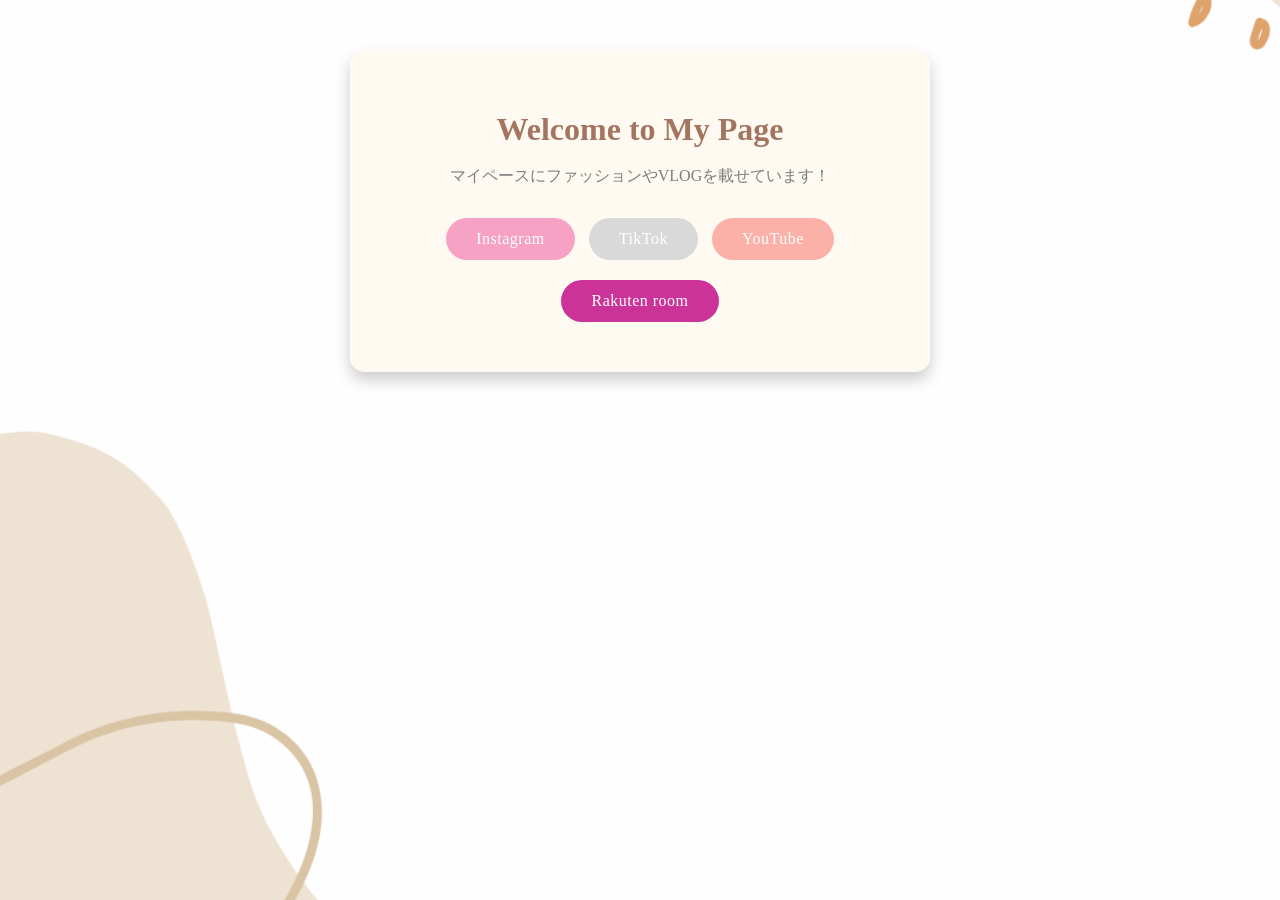
<file: index.html>
<!DOCTYPE html>
<html lang="ja">
<head>
    <meta charset="UTF-8">
    <meta name="viewport" content="width=device-width, initial-scale=1.0">
    <title>mauのSNS</title>
    <link rel="stylesheet" href="style.css">
</head>
<body>
    <div class="container">
        <h1>Welcome to My Page</h1>
        <p class="intro">マイペースにファッションやVLOGを載せています！</p>
        <div class="social-links">
            <a href="https://www.instagram.com/___._mayu?igsh=MWFsOGVtOGl5ZG9ocg%3D%3D&utm_source=qr" class="instagram">Instagram</a>
            <a href="https://www.tiktok.com/@mauchan___?_t=8qvJU6peLpg&_r=1" class="tiktok">TikTok</a>
            <a href="https://youtube.com/@mau_pau?si=HJjVAvRP5amspWRr" class="youtube">YouTube</a>
            <a href="https://room.rakuten.co.jp/room_a25c766510/items" class="rakuten">Rakuten room</a>
        </div>
    </div>
</body>
</html>
</file>
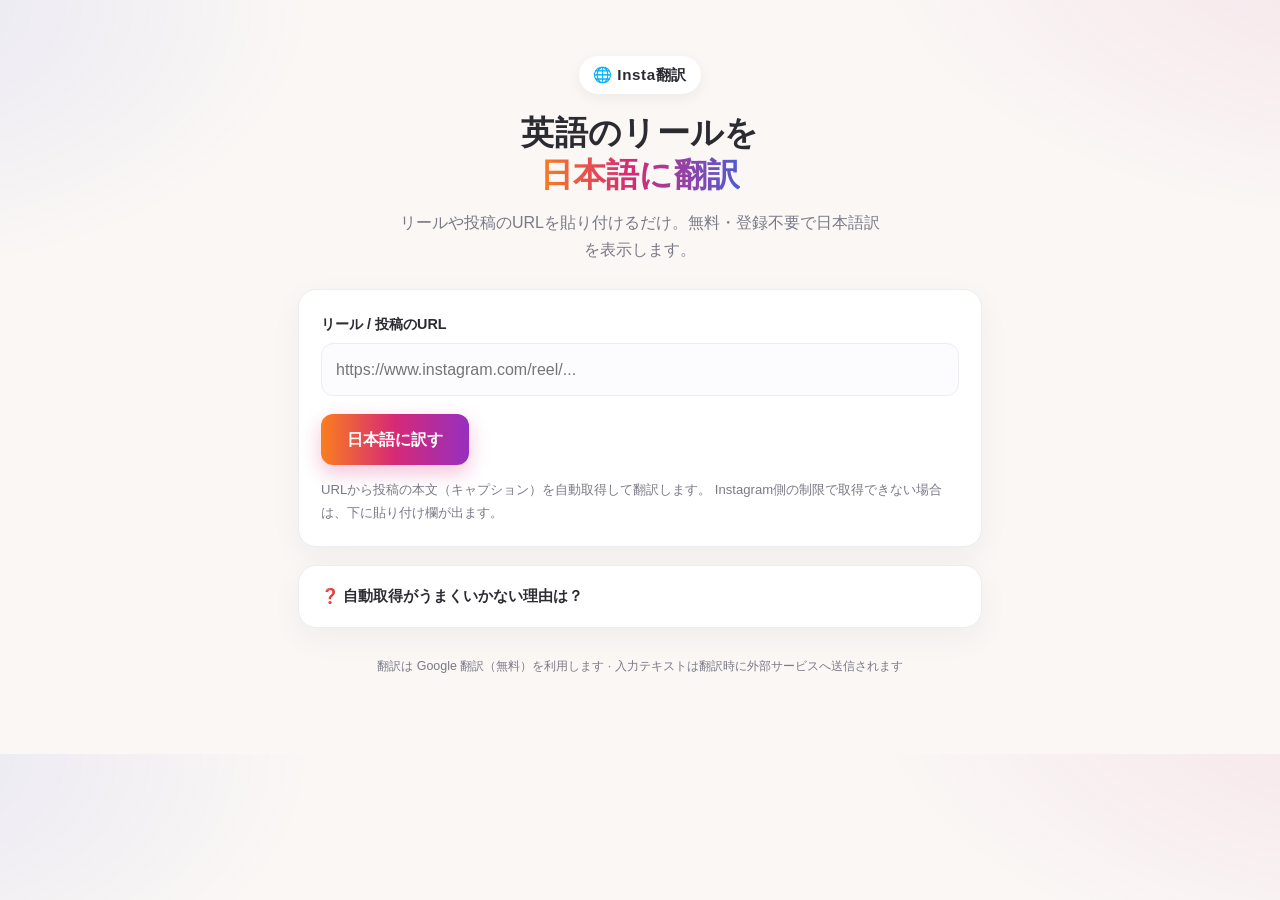
<file: insta-summary/index.html>
<!DOCTYPE html>
<html lang="ja">
<head>
  <meta charset="UTF-8" />
  <meta name="viewport" content="width=device-width, initial-scale=1.0" />
  <title>Insta翻訳 | リールのURLを日本語に</title>
  <meta name="description" content="英語のInstagramリール/投稿のURLを貼ると、日本語訳を表示するツール。無料・登録不要。" />
  <link rel="stylesheet" href="style.css" />
</head>
<body>
  <main class="wrap">
    <header class="hero">
      <div class="logo">🌐 Insta翻訳</div>
      <h1>英語のリールを<br /><span class="grad">日本語に翻訳</span></h1>
      <p class="lead">リールや投稿のURLを貼り付けるだけ。無料・登録不要で日本語訳を表示します。</p>
    </header>

    <!-- URL入力 -->
    <section class="card">
      <label class="field-label" for="url">リール / 投稿のURL</label>
      <input type="url" id="url" placeholder="https://www.instagram.com/reel/..." />
      <div class="controls">
        <button type="button" id="translateUrl" class="btn-primary">日本語に訳す</button>
      </div>
      <p class="note">
        URLから投稿の本文（キャプション）を自動取得して翻訳します。
        Instagram側の制限で取得できない場合は、下に貼り付け欄が出ます。
      </p>
    </section>

    <!-- 結果 -->
    <section id="result" class="card result hidden">
      <div id="resultBody"></div>
    </section>

    <!-- 手動フォールバック -->
    <section id="manual" class="card hidden">
      <label class="field-label" for="caption">投稿文を貼り付けて訳す</label>
      <textarea id="caption" rows="7" placeholder="リールのキャプション（英語）をここに貼り付けてください..."></textarea>
      <div class="count" id="count">0 文字</div>
      <div class="controls">
        <button type="button" id="translateText" class="btn-primary">この文を訳す</button>
        <button type="button" id="googleBtn" class="btn-ghost">Google翻訳で開く</button>
        <button type="button" id="deeplBtn" class="btn-ghost">DeepLで開く</button>
      </div>
    </section>

    <details class="card faq">
      <summary>自動取得がうまくいかない理由は？</summary>
      <div class="faq-body">
        <p>
          Instagram はログインを必須にしており、外部からの自動アクセスを制限しています。
          そのため、URLからの本文取得は<strong>成功しないこともあります</strong>（特にリールや非公開アカウント）。
          その場合は、投稿のキャプションをコピーして貼り付け欄に貼ると、確実に翻訳できます。
        </p>
      </div>
    </details>

    <footer class="foot">
      <p>翻訳は Google 翻訳（無料）を利用します · 入力テキストは翻訳時に外部サービスへ送信されます</p>
    </footer>
  </main>

  <script src="app.js"></script>
</body>
</html>
</file>
<file: style.css>
body {
  font-family: "Georgia", serif;
  background-color: #fff;
  color: #555;
  text-align: center;
  padding: 50px;
  margin: 0;
  background-image: url("back.png"); /* アップロードした画像を参照 */
  background-size: cover; /* 画像が画面全体を覆うようにする */
  background-position: center; /* 画像の中央を基準に配置 */
  background-repeat: no-repeat; /* 画像が繰り返されないようにする */
}
.container {
  background-color: rgba(255, 250, 240, 0.9); /* 背景が透けて見えるように */
  border-radius: 15px;
  padding: 40px;
  box-shadow: 0 8px 16px rgba(0, 0, 0, 0.2);
  max-width: 500px;
  margin: auto;
}
h1 {
  color: #a37560;
  font-size: 2em;
  margin-bottom: 10px;
}
.intro {
  color: #7e7e7e;
  font-size: 1em;
  margin-bottom: 20px;
  line-height: 1.5;
}
.social-links a {
  display: inline-block;
  margin: 10px 5px;
  text-decoration: none;
  color: #fff;
  padding: 12px 30px;
  border-radius: 30px;
  transition: background-color 0.3s ease;
  font-size: 1em;
  letter-spacing: 0.5px;
}
.rakuten {
  background-color: #cc3399;
}
.instagram {
  background-color: #f7a1c4;
}
.tiktok {
  background-color: #d9d9d9;
}
.youtube {
  background-color: #fbb1a8;
}
.social-links a:hover {
  opacity: 0.85;
}
</file>
<file: insta-summary/style.css>
:root {
  --ig1: #feda75;
  --ig2: #fa7e1e;
  --ig3: #d62976;
  --ig4: #962fbf;
  --ig5: #4f5bd5;
  --ink: #2b2b32;
  --muted: #7a7a86;
  --line: #ececf1;
  --bg: #faf7f5;
  --card: #ffffff;
}

* { box-sizing: border-box; }

body {
  margin: 0;
  font-family: -apple-system, "Hiragino Kaku Gothic ProN", "Noto Sans JP", "Segoe UI", sans-serif;
  color: var(--ink);
  background:
    radial-gradient(900px 500px at 110% -10%, rgba(214, 41, 118, 0.10), transparent 60%),
    radial-gradient(800px 500px at -10% 0%, rgba(79, 91, 213, 0.10), transparent 55%),
    var(--bg);
  line-height: 1.7;
}

.wrap {
  max-width: 720px;
  margin: 0 auto;
  padding: 32px 18px 64px;
}

/* Hero */
.hero { text-align: center; padding: 24px 0 8px; }
.logo {
  display: inline-block;
  font-weight: 700;
  font-size: 0.95rem;
  letter-spacing: 0.04em;
  padding: 6px 14px;
  border-radius: 999px;
  background: #fff;
  box-shadow: 0 4px 14px rgba(0, 0, 0, 0.06);
  margin-bottom: 18px;
}
.hero h1 {
  font-size: 2.05rem;
  line-height: 1.3;
  margin: 0 0 12px;
  letter-spacing: 0.01em;
}
.grad {
  background: linear-gradient(90deg, var(--ig2), var(--ig3) 45%, var(--ig5));
  -webkit-background-clip: text;
  background-clip: text;
  color: transparent;
}
.lead { color: var(--muted); margin: 0 auto; max-width: 30em; }

/* Cards */
.card {
  background: var(--card);
  border: 1px solid var(--line);
  border-radius: 18px;
  padding: 22px;
  margin-top: 18px;
  box-shadow: 0 10px 30px rgba(40, 30, 60, 0.05);
}

.field-label {
  display: block;
  font-weight: 600;
  font-size: 0.9rem;
  margin: 14px 0 6px;
}
.field-label:first-child { margin-top: 0; }

textarea, input[type="url"], input[type="password"], select {
  width: 100%;
  border: 1px solid var(--line);
  border-radius: 12px;
  padding: 12px 14px;
  font: inherit;
  color: var(--ink);
  background: #fcfbfd;
  transition: border-color 0.15s, box-shadow 0.15s;
}
textarea { resize: vertical; }
textarea:focus, input:focus, select:focus {
  outline: none;
  border-color: var(--ig3);
  box-shadow: 0 0 0 3px rgba(214, 41, 118, 0.12);
}

.checkbox {
  display: flex;
  align-items: flex-start;
  gap: 9px;
  margin: 14px 0 0;
  font-size: 0.86rem;
  color: var(--muted);
  cursor: pointer;
}
.checkbox input { width: auto; margin-top: 3px; flex: none; }

.controls {
  display: flex;
  gap: 10px;
  margin-top: 18px;
}
.controls select { flex: 1; cursor: pointer; }

.btn-primary {
  border: none;
  border-radius: 12px;
  padding: 12px 26px;
  font: inherit;
  font-weight: 700;
  color: #fff;
  cursor: pointer;
  white-space: nowrap;
  background: linear-gradient(90deg, var(--ig2), var(--ig3) 50%, var(--ig4));
  box-shadow: 0 8px 20px rgba(214, 41, 118, 0.28);
  transition: transform 0.12s, box-shadow 0.12s, opacity 0.12s;
}
.btn-primary:hover { transform: translateY(-1px); }
.btn-primary:disabled { opacity: 0.6; cursor: progress; transform: none; }

.btn-ghost {
  border: 1px solid var(--line);
  background: #fff;
  border-radius: 12px;
  padding: 11px 18px;
  font: inherit;
  font-weight: 600;
  cursor: pointer;
  white-space: nowrap;
}
.btn-ghost:hover { border-color: var(--ig3); color: var(--ig3); }

/* Key card */
.key-card { padding: 0; }
.key-card details { padding: 0; }
.key-card summary {
  list-style: none;
  cursor: pointer;
  display: flex;
  justify-content: space-between;
  align-items: center;
  padding: 16px 22px;
  font-weight: 600;
  font-size: 0.92rem;
}
.key-card summary::-webkit-details-marker { display: none; }
.key-status {
  font-size: 0.76rem;
  font-weight: 700;
  padding: 3px 10px;
  border-radius: 999px;
  background: #fdecec;
  color: #c0392b;
}
.key-status.ok { background: #e7f7ec; color: #1e9e54; }
.key-body { padding: 0 22px 20px; border-top: 1px solid var(--line); }
.hint { font-size: 0.84rem; color: var(--muted); margin: 14px 0 12px; }
.hint a { color: var(--ig3); }
.key-row { display: flex; gap: 10px; }

/* Result */
.result { animation: pop 0.25s ease; }
@keyframes pop { from { opacity: 0; transform: translateY(8px); } to { opacity: 1; transform: none; } }

#resultBody h3 {
  font-size: 1.05rem;
  margin: 22px 0 8px;
  padding-bottom: 6px;
  border-bottom: 2px solid;
  border-image: linear-gradient(90deg, var(--ig2), var(--ig4)) 1;
  display: inline-block;
}
#resultBody h3:first-child { margin-top: 0; }
#resultBody ul { margin: 0; padding-left: 1.3em; }
#resultBody li { margin: 4px 0; }
#resultBody p { margin: 8px 0; }
#resultBody p.orig { color: var(--muted); font-size: 0.9rem; }

.loading {
  display: flex;
  align-items: center;
  gap: 12px;
  color: var(--muted);
  font-weight: 600;
}
.spinner {
  width: 20px; height: 20px;
  border: 3px solid var(--line);
  border-top-color: var(--ig3);
  border-radius: 50%;
  animation: spin 0.8s linear infinite;
}
@keyframes spin { to { transform: rotate(360deg); } }

.error {
  color: #c0392b;
  background: #fdecec;
  border-radius: 12px;
  padding: 14px 16px;
  font-size: 0.9rem;
}
.error code { background: rgba(0,0,0,0.05); padding: 1px 5px; border-radius: 4px; }

.hidden { display: none; }

/* 文字数カウント */
.count {
  text-align: right;
  font-size: 0.8rem;
  color: var(--muted);
  margin-top: 6px;
}

/* 補足テキスト */
.note {
  font-size: 0.82rem;
  color: var(--muted);
  margin: 14px 0 0;
}

/* FAQ */
.faq { padding: 0; }
.faq summary {
  list-style: none;
  cursor: pointer;
  padding: 18px 22px;
  font-weight: 600;
  font-size: 0.92rem;
}
.faq summary::-webkit-details-marker { display: none; }
.faq summary::before { content: "❓ "; }
.faq-body {
  padding: 0 22px 20px;
  border-top: 1px solid var(--line);
}
.faq-body p { font-size: 0.86rem; color: var(--muted); margin: 14px 0 0; }

/* 未入力フラッシュ */
.flash {
  animation: flash 0.5s ease;
}
@keyframes flash {
  0%, 100% { box-shadow: 0 0 0 0 rgba(214, 41, 118, 0); }
  30% { box-shadow: 0 0 0 4px rgba(214, 41, 118, 0.25); border-color: var(--ig3); }
}

.foot { text-align: center; color: var(--muted); font-size: 0.78rem; margin-top: 28px; }

@media (max-width: 520px) {
  .hero h1 { font-size: 1.7rem; }
  .controls { flex-direction: column; }
  .btn-primary, .btn-ghost { width: 100%; }
}
</file>
